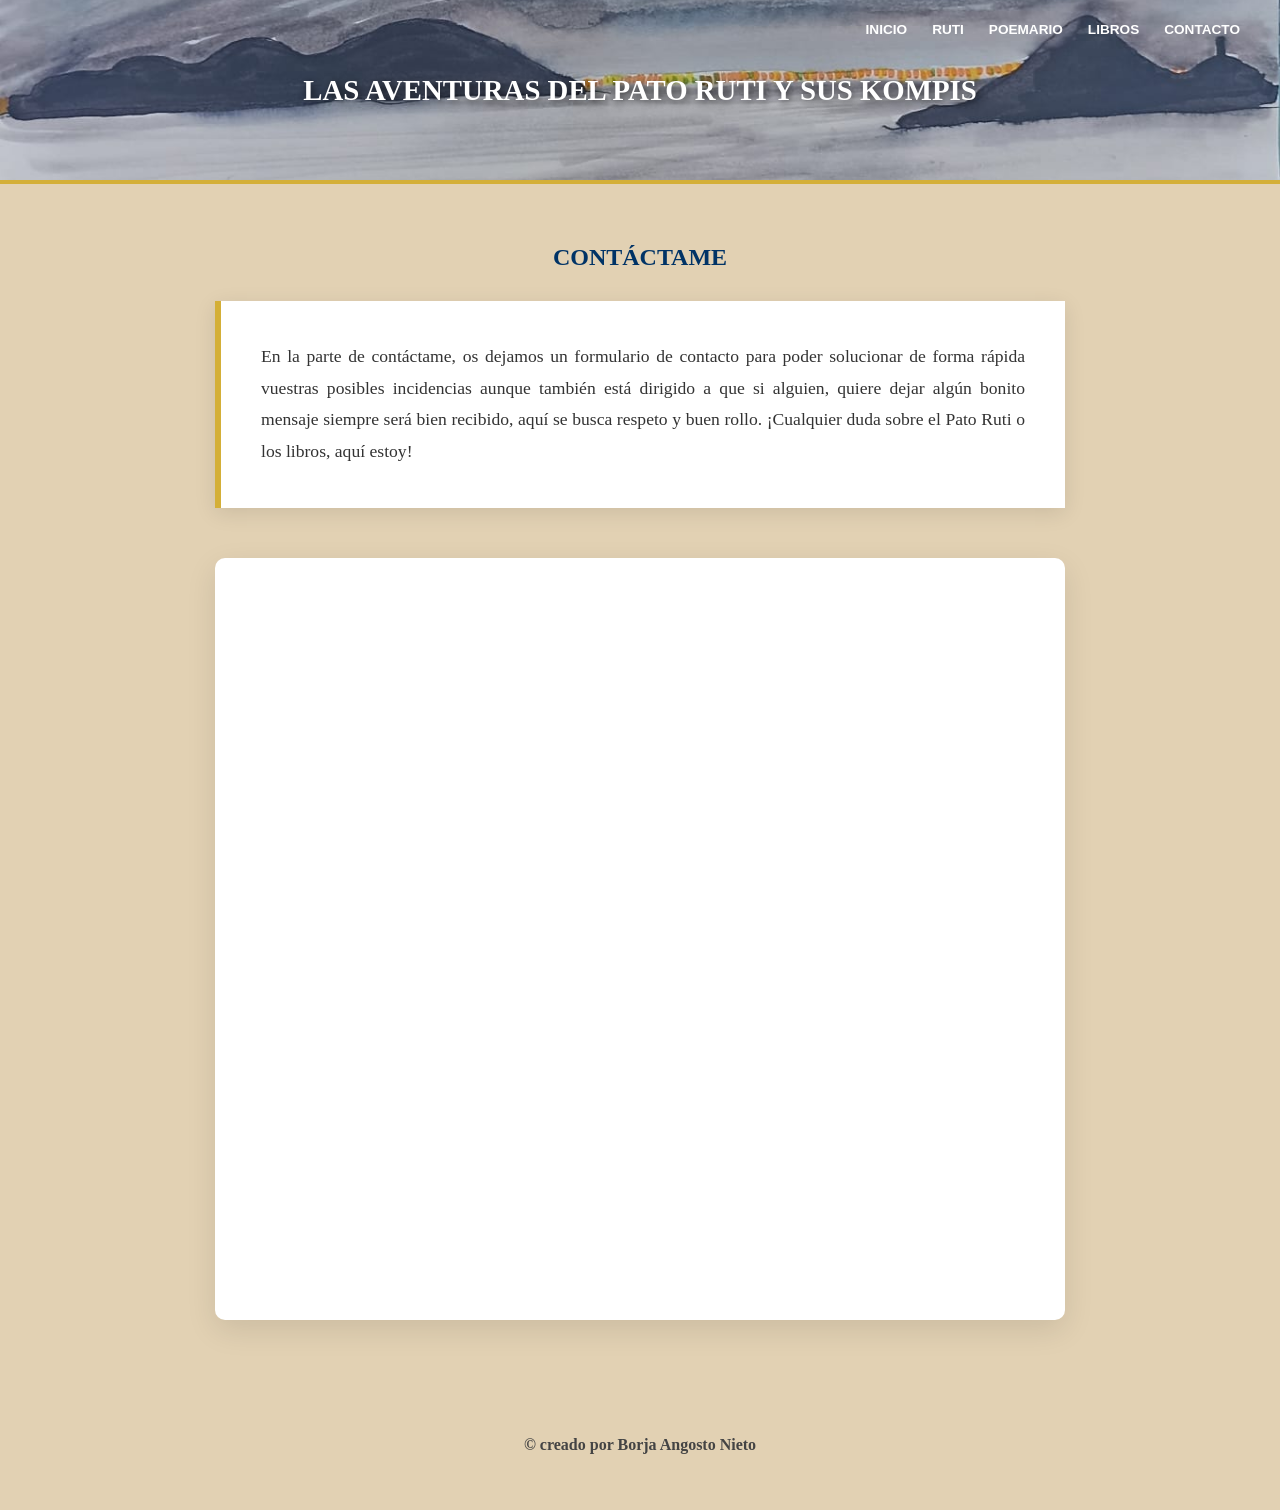
<file: contacto.html>
<!DOCTYPE html>
<html lang="es">
<head>
    <meta charset="UTF-8">
    <meta name="viewport" content="width=device-width, initial-scale=1.0">
    <title>Contacto - Las Aventuras del Pato Ruti</title>
    <style>
        /* COLOR ARENA UNIFICADO */
        body { 
            margin: 0; 
            font-family: 'Georgia', serif; 
            background-color: #e2d1b3 !important; 
            color: #333; 
        }

        /* --- HEADER 180PX --- */
        .hero {
            position: relative;
            width: 100%;
            height: 180px; 
            background: url('logo.jpg') no-repeat center center;
            background-size: cover;
            display: flex;
            flex-direction: column;
            align-items: center;
            justify-content: center;
            text-align: center;
            border-bottom: 4px solid #D4AF37;
        }

        nav { position: absolute; top: 0; right: 0; width: 100%; z-index: 10; }
        nav ul { 
            display: flex; 
            justify-content: flex-end; 
            list-style: none; 
            padding: 20px 40px; 
            margin: 0; 
        }
        nav ul li { margin-left: 25px; }
        nav ul li a { 
            color: white; 
            text-decoration: none; 
            font-weight: bold; 
            text-transform: uppercase; 
            font-size: 0.85rem;
            font-family: sans-serif;
        }

        .header-content h1 {
            color: white;
            font-family: 'Georgia', serif;
            font-size: 1.8rem;
            text-transform: uppercase;
            margin: 0;
            text-shadow: 2px 2px 10px rgba(0,0,0,0.8);
        }

        /* --- CUERPO --- */
        .main-contacto {
            max-width: 850px;
            margin: 60px auto;
            padding: 0 20px;
            text-align: center;
        }

        .texto-contacto {
            font-size: 1.1rem;
            line-height: 1.8;
            color: #333;
            text-align: justify; 
            padding: 40px;
            border-left: 6px solid #D4AF37;
            background: #ffffff;
            box-shadow: 0 5px 20px rgba(0,0,0,0.1);
            margin-bottom: 50px;
            font-family: 'Times New Roman', Times, serif;
        }

        .form-container {
            width: 100%;
            display: flex;
            justify-content: center;
            margin-bottom: 60px;
            background: #ffffff;
            padding: 20px 0;
            border-radius: 10px;
            box-shadow: 0 10px 30px rgba(0,0,0,0.1);
        }

        iframe {
            max-width: 100%;
            border-radius: 10px;
            border: none;
        }
    </style>
</head>
<body>

    <header class="hero">
        <nav>
            <ul>
                <li><a href="index.html">INICIO</a></li>
                <li><a href="Ruti.html">RUTI</a></li>
                <li><a href="poemario.html">POEMARIO</a></li>
                <li><a href="libros.html">LIBROS</a></li>
                <li><a href="contacto.html">CONTACTO</a></li>
            </ul>
        </nav>
        <div class="header-content">
            <h1>LAS AVENTURAS DEL PATO RUTI Y SUS KOMPIS</h1>
        </div>
    </header>

    <main class="main-contacto">
        <h2 style="color: #003366; text-transform: uppercase; margin-bottom: 30px;">CONTÁCTAME</h2>
        <div class="texto-contacto">
            En la parte de contáctame, os dejamos un formulario de contacto para poder solucionar de 
            forma rápida vuestras posibles incidencias aunque también está dirigido a que si alguien, 
            quiere dejar algún bonito mensaje siempre será bien recibido, aquí se busca respeto y 
            buen rollo. ¡Cualquier duda sobre el Pato Ruti o los libros, aquí estoy!
        </div>

        <div class="form-container">
            <iframe src="https://docs.google.com/forms/d/e/1FAIpQLScF-4HvkgfBp82Ypmt2LVXhLgkOx9vn8McPG5IHvdbXsfHhkg/viewform?embedded=true" width="640" height="722" frameborder="0" marginheight="0" marginwidth="0">Cargando…</iframe>
        </div>
    </main>

    <footer style="text-align: center; padding: 40px; color: #444; font-weight: bold;">
        <p>&copy; creado por Borja Angosto Nieto</p>
    </footer>

</body>
</html>
</file>
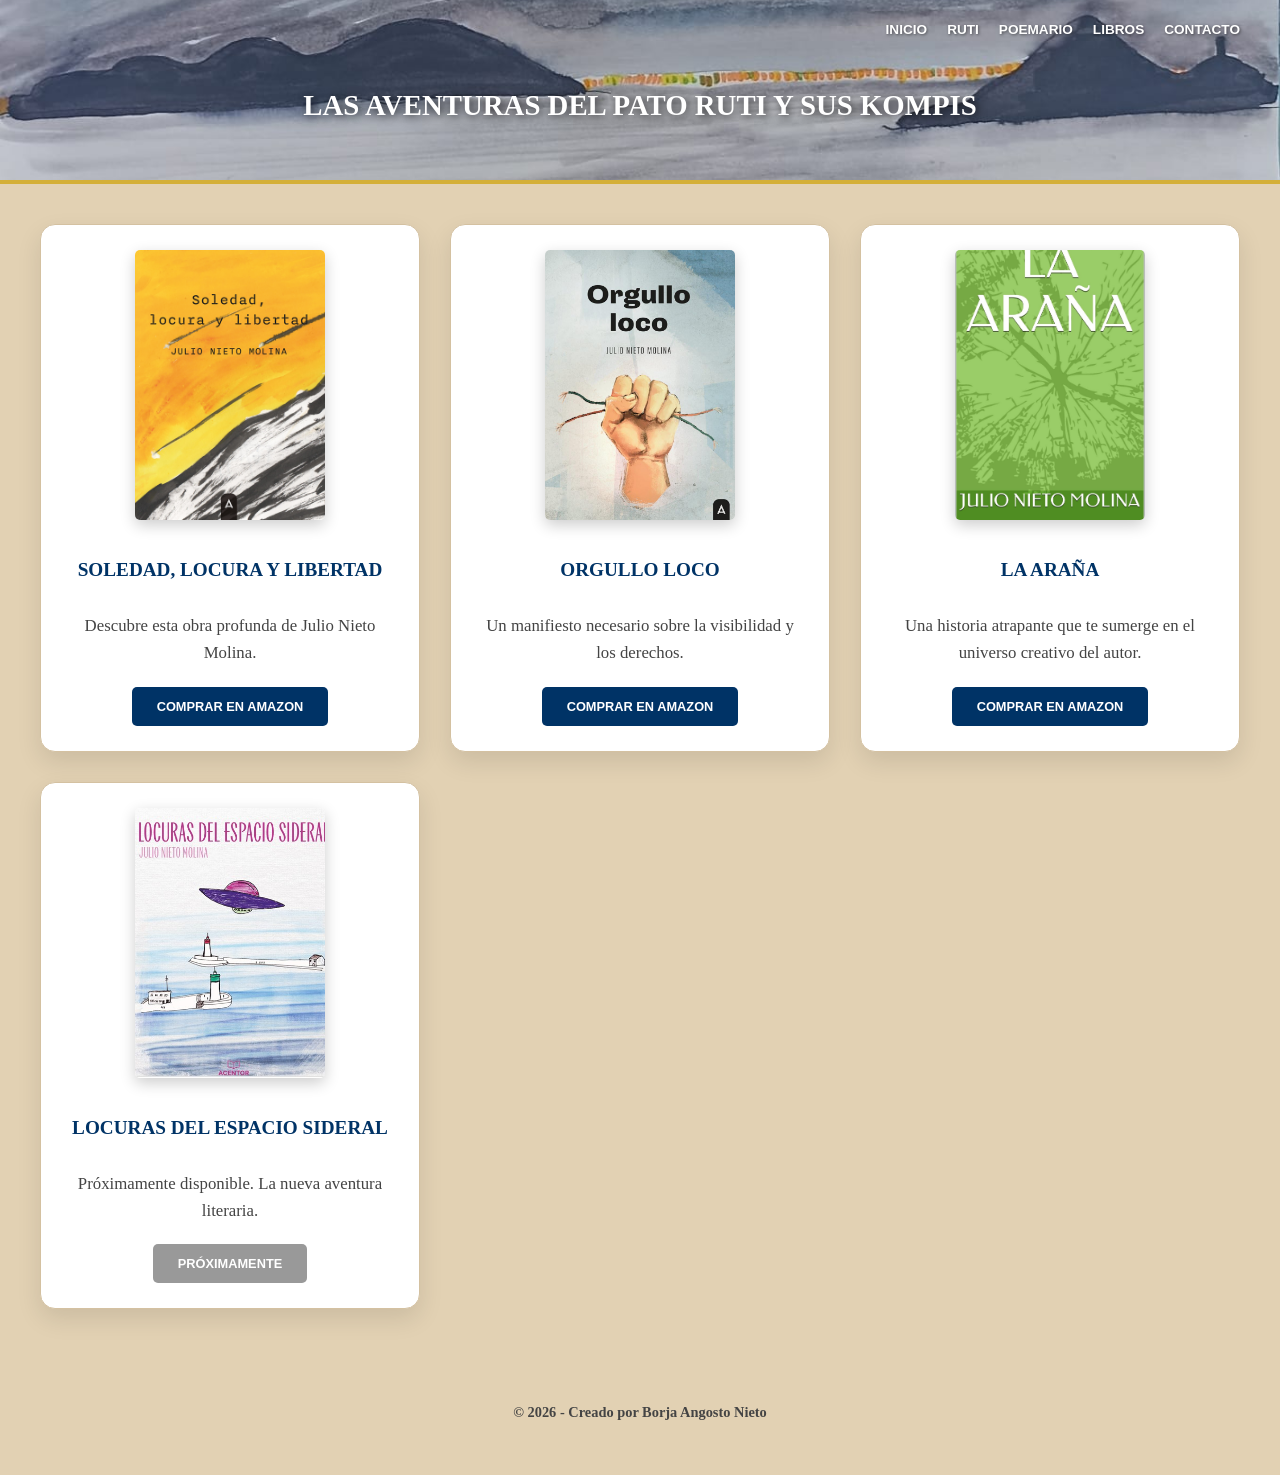
<file: libros.html>
<!DOCTYPE html>
<html lang="es">
<head>
    <meta charset="UTF-8">
    <meta name="viewport" content="width=device-width, initial-scale=1.0">
    <title>Libros - Las Aventuras del Pato Ruti</title>
    <style>
        /* COLOR ARENA UNIFICADO CON !IMPORTANT PARA QUE NO HAYA DUDAS */
        body { 
            background-color: #e2d1b3 !important; 
            margin: 0; 
            font-family: 'Georgia', serif; 
            color: #333; 
        }

        /* --- HEADER 180PX CON TU LOGO.JPG --- */
        .hero {
            position: relative;
            background: url('logo.jpg') no-repeat center center;
            background-size: cover;
            height: 180px; 
            display: flex;
            flex-direction: column;
            align-items: center;
            justify-content: center;
            text-align: center;
            border-bottom: 4px solid #D4AF37 !important; /* Dorado unificado */
        }

        /* --- NAV A LA DERECHA --- */
        nav { position: absolute; top: 0; right: 0; width: 100%; z-index: 10; }
        nav ul { 
            display: flex; 
            justify-content: flex-end; 
            list-style: none; 
            padding: 20px 40px; 
            margin: 0; 
        }
        nav ul li { margin-left: 20px; }
        nav ul li a { 
            color: white; 
            text-decoration: none; 
            font-weight: bold; 
            text-transform: uppercase; 
            font-size: 0.85rem; 
            font-family: sans-serif;
            text-shadow: 1px 1px 3px rgba(0,0,0,0.5);
        }

        /* --- TÍTULO H1 --- */
        .header-content { z-index: 5; margin-top: 30px; }
        .header-content h1 {
            color: white; 
            font-size: 1.8rem; 
            font-family: 'Georgia', serif;
            text-transform: uppercase; 
            margin: 0; 
            text-shadow: 2px 2px 10px rgba(0,0,0,0.8);
        }

        /* --- TARJETAS DE LIBROS (FONDO BLANCO PARA CONTRASTE) --- */
        .grid-libros {
            display: grid; 
            grid-template-columns: repeat(auto-fit, minmax(280px, 1fr));
            gap: 30px; 
            max-width: 1200px; 
            margin: 40px auto; 
            padding: 0 20px;
        }

        .libro-card {
            background: white; /* Blanco puro para que resalte sobre el arena */
            border-radius: 15px; 
            padding: 25px; 
            text-align: center;
            box-shadow: 0 10px 25px rgba(0,0,0,0.1); 
            border: 1px solid #d4c1a1;
            display: flex; 
            flex-direction: column; 
            align-items: center;
            transition: transform 0.3s ease;
        }

        .libro-card:hover {
            transform: translateY(-5px);
        }

        .portada-libro { 
            width: 100%; 
            max-width: 190px; 
            height: 270px; 
            object-fit: cover; 
            border-radius: 5px; 
            margin-bottom: 20px; 
            box-shadow: 0 5px 15px rgba(0,0,0,0.2); 
        }

        .libro-card h3 { 
            font-family: 'Georgia', serif; 
            font-size: 1.2rem; 
            color: #003366; 
            margin-bottom: 15px;
            text-transform: uppercase;
        }

        .libro-card p { 
            font-family: 'Times New Roman', serif; 
            font-size: 1.05rem; 
            line-height: 1.6; 
            text-align: center; 
            color: #444;
            margin-bottom: 20px;
        }

        .btn-comprar {
            background: #003366; 
            color: white !important; 
            text-decoration: none; 
            padding: 12px 25px;
            border-radius: 5px; 
            font-weight: bold; 
            font-size: 0.8rem; 
            text-transform: uppercase; 
            font-family: sans-serif;
        }

        footer { text-align: center; padding: 40px; color: #444; font-size: 0.9rem; font-weight: bold; }
    </style>
</head>
<body>

    <header class="hero">
        <nav>
            <ul>
                <li><a href="index.html">INICIO</a></li>
                <li><a href="Ruti.html">RUTI</a></li>
                <li><a href="poemario.html">POEMARIO</a></li>
                <li><a href="libros.html">LIBROS</a></li>
                <li><a href="contacto.html">CONTACTO</a></li>
            </ul>
        </nav>
        <div class="header-content">
            <h1>LAS AVENTURAS DEL PATO RUTI Y SUS KOMPIS</h1>
        </div>
    </header>

   <main class="grid-libros">
    <div class="libro-card">
        <img src="Soledad-locura-y-libertad_W.png" class="portada-libro" alt="Soledad, Locura y Libertad">
        <h3>Soledad, Locura y Libertad</h3>
        <p>Descubre esta obra profunda de Julio Nieto Molina.</p>
        <a href="https://www.amazon.es/Soledad-locura-libertad-Julio-Molina/dp/8419603007/" target="_blank" class="btn-comprar">COMPRAR EN AMAZON</a>
    </div>

    <div class="libro-card">
        <img src="Orgullo Loco.jpg" class="portada-libro" alt="Orgullo Loco">
        <h3>Orgullo Loco</h3>
        <p>Un manifiesto necesario sobre la visibilidad y los derechos.</p>
        <a href="https://www.amazon.es/Orgullo-loco-Julio-Nieto-Molina/dp/8419864528/" target="_blank" class="btn-comprar">COMPRAR EN AMAZON</a>
    </div>

    <div class="libro-card">
        <img src="ARAÑA JULIO NIETO MOLINA.jpg" class="portada-libro" alt="La Araña">
        <h3>La Araña</h3>
        <p>Una historia atrapante que te sumerge en el universo creativo del autor.</p>
        <a href="https://www.amazon.es/ARA%C3%91A-JULIO-NIETO-MOLINA-ebook/dp/B0BBH6TD9P/" target="_blank" class="btn-comprar">COMPRAR EN AMAZON</a>
    </div>

    <div class="libro-card">
        <img src="locuras del espacio sideral julio nieto.jpg" class="portada-libro" alt="Locuras del Espacio Sideral">
        <h3>Locuras del Espacio Sideral</h3>
        <p>Próximamente disponible. La nueva aventura literaria.</p>
        <span class="btn-comprar" style="background: #999; cursor: not-allowed; color: white; padding: 12px 25px; display: inline-block; border-radius: 5px;">PRÓXIMAMENTE</span>
    </div>
</main>

    <footer><p>&copy; 2026 - Creado por Borja Angosto Nieto</p></footer>

</body>
</html>
</file>
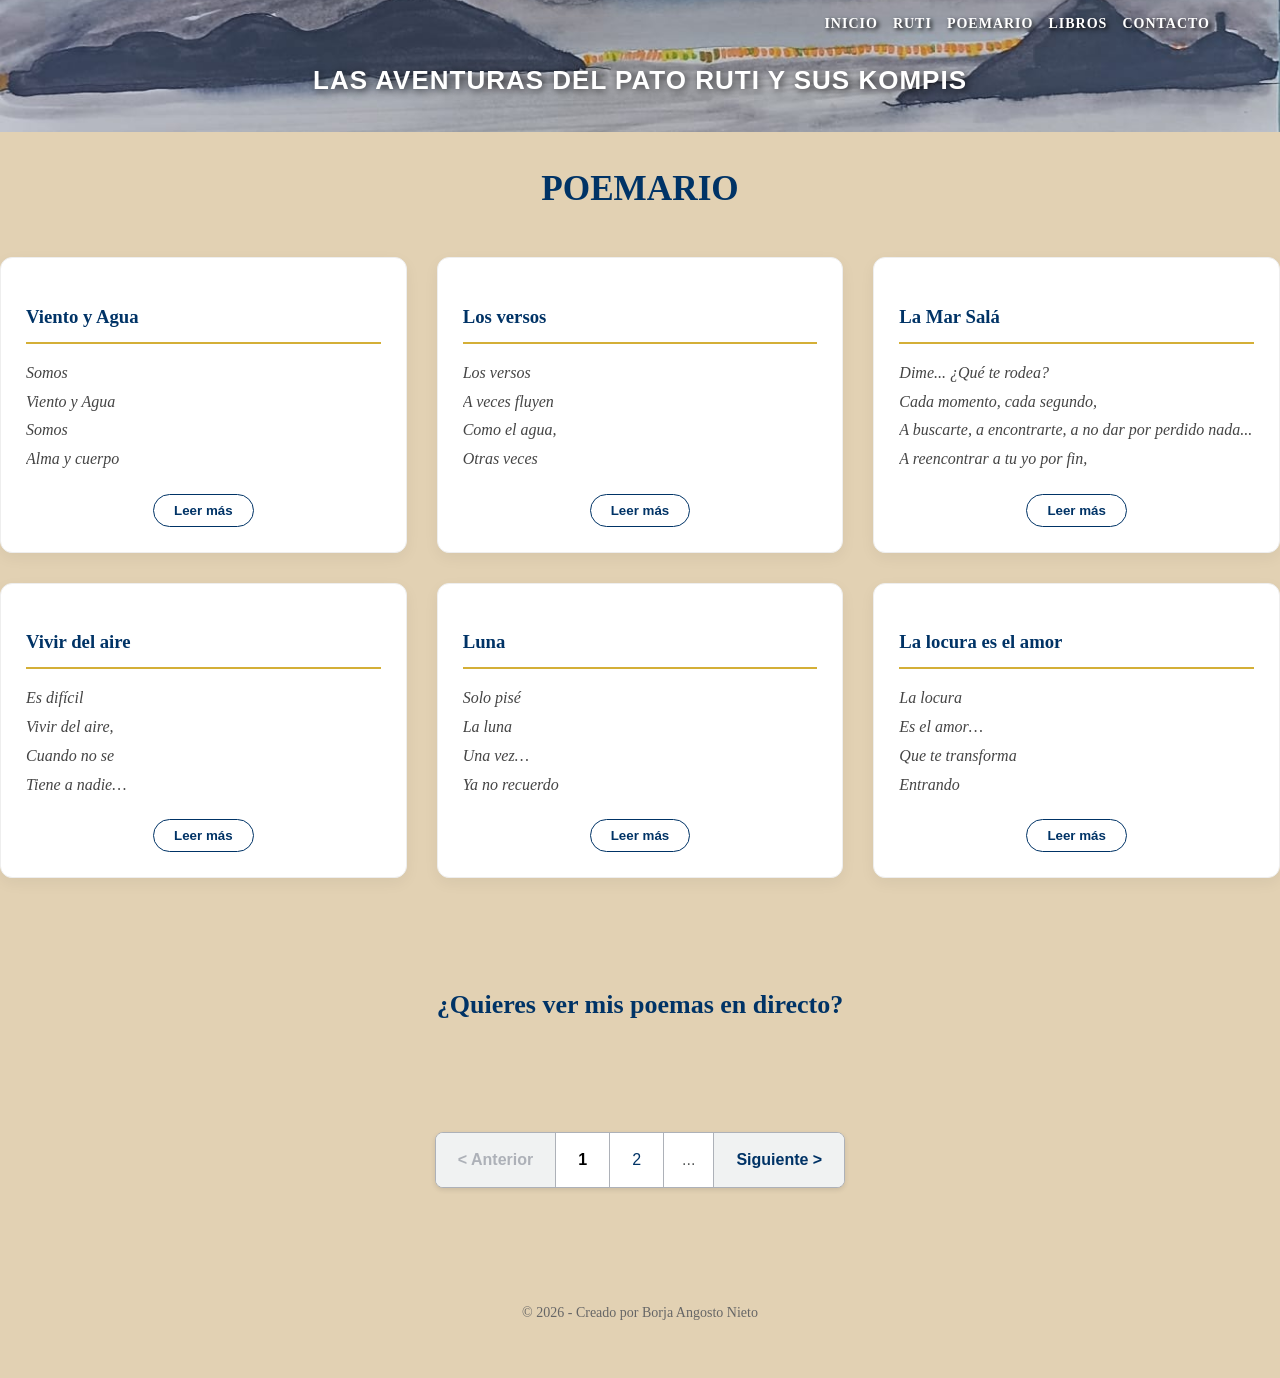
<file: poemario.html>
<!DOCTYPE html>
<html lang="es">
<head>
    <meta charset="UTF-8">
    <meta name="viewport" content="width=device-width, initial-scale=1.0">
    <title>Poemario - Las Aventuras del Pato Ruti</title>
    <link rel="stylesheet" href="poemario.css">
    <style>
        .grid-poemas {
            display: grid;
            grid-template-columns: repeat(auto-fit, minmax(320px, 1fr));
            gap: 30px;
            margin-top: 40px;
            align-items: start;
        }
        .poema-card {
            background: #fff;
            padding: 25px;
            border-radius: 12px;
            border: 1px solid #eee;
            box-shadow: 0 5px 15px rgba(0,0,0,0.05);
            display: flex;
            flex-direction: column;
            transition: 0.3s;
        }
        .poema-card h3 { 
            color: #003366; border-bottom: 2px solid #D4AF37; 
            padding-bottom: 10px; margin-bottom: 15px; font-family: 'Georgia', serif; 
        }
        .poema-texto {
            font-family: 'Georgia', serif; font-style: italic; line-height: 1.8;
            color: #444; white-space: pre-line; max-height: 120px;
            overflow: hidden; transition: max-height 0.5s ease;
        }
        .poema-texto.abierto { max-height: 3000px; }
        .btn-leer {
            margin-top: 15px; background: none; border: 1.5px solid #003366;
            color: #003366; padding: 8px 20px; border-radius: 25px;
            cursor: pointer; font-weight: bold; align-self: center;
        }
        .btn-leer:hover { background: #003366; color: white; }
    </style>
</head>
<body>

<header class="cabecera-arte">
    <nav class="menu">
        <ul>
            <li><a href="index.html">INICIO</a></li>
            <li><a href="Ruti.html">RUTI</a></li>
            <li><a href="poemario.html">POEMARIO</a></li>
            <li><a href="libros.html">LIBROS</a></li>
            <li><a href="contacto.html">CONTACTO</a></li>
        </ul>
    </nav>
    <h1>LAS AVENTURAS DEL PATO RUTI Y SUS KOMPIS</h1>
</header>

    <main class="contenedor">
        <h2 style="text-align: center; color: #003366; font-size: 2.2rem; margin-bottom: 40px;">POEMARIO</h2>
        
        <div class="grid-poemas">
            
            <article class="poema-card">
                <h3>Viento y Agua</h3>
                <div class="poema-texto">Somos 
Viento y Agua 
Somos 
Alma y cuerpo 
Somos 
Nada y todo 
Somos  
Etéreos y Materia… 
Un suspiro 
En el viento, 
Eternos  
En el Agua… 
Somos  
Palabras 
En el viento 
Y actos 
En el agua… 
El Agua 
Nos da la forma, 
El viento 
Nos mece 
En el destino… 
El Agua  
Nos hace 
Flotar, 
El viento 
Nos hace  
Volar… 
El Agua 
Es nuestro medio 
Donde vivimos, 
El viento  
Es nuestro medio 
Donde soñamos… 
Somos agua, 
Somos viento, 
La energía  
Y el aliento  
Que nos mueve, 
Que nos  
Conmueve, 
Ante todo  
Y nada… 
Y sobre todo 
Somos vida 
Antes y después, 
Antes del agua 
Y después del viento… 
Y ahora descansaré  
En paz, 
Cómo el agua mecida 
Por la calma del viento. 
También bravo… 
Cómo el agua  
Enfurecida 
Y el viento 
Entornado… 
¡¡Bravo!! 
Y ahora 
Descansaré  
en paz 
En la calma 
Del agua 
Y… 
El viento.

<strong>Julio Nieto Molina</strong></div>
                <button class="btn-leer" onclick="togglePoema(this)">Leer más</button>
            </article>

            <article class="poema-card">
                <h3>Los versos</h3>
                <div class="poema-texto">Los versos  
A veces fluyen 
Como el agua, 
Otras veces 
Duelen como 
Un navajazo 
En el corazón, 
Otras veces  
Simplemente  
No existen  
Y como por  
Arte de magia 
En el papel en blanco 
Escritos aparecen  
como si fuera 
Un milagro 
De la nada, 
La inspiración  
Es un aliado. 
Otras… 
El “atocinado” 
No te deja 
Plasmar tu alma 
En cada Verso, 
Estás colapsado, 
Duele,duele, duele tanto 
Que el papel  
Se arruga  
Por las lágrimas  
De un corazón herido 
De un corazón errante 
De una persona  
Que no encuentra 
Su lugar  
En este mundo. 
Pero cierto  
Es que no,  
Que no puedo  
Dejar la poesía. 

<strong>Julio Nieto Molina</strong></div>
                <button class="btn-leer" onclick="togglePoema(this)">Leer más</button>
            </article>

            <article class="poema-card">
                <h3>La Mar Salá</h3>
                <div class="poema-texto">Dime... ¿Qué te rodea?
Cada momento, cada segundo,
A buscarte, a encontrarte, a no dar por perdido nada...
A reencontrar a tu yo por fin,
A sentir que has vivido, a tu manera... Por tu camino.

<strong>Julio Nieto Molina</strong></div>
                <button class="btn-leer" onclick="togglePoema(this)">Leer más</button>
            </article>

            <article class="poema-card">
                <h3>Vivir del aire</h3>
                <div class="poema-texto">Es difícil  
Vivir del aire, 
Cuando no se  
Tiene a nadie… 
A veces  
La vida  
Es un viento, 
Que saca  
Mis tormentos  
De adentro… 
Necesito respirar 
Y volver a respirar 
Para enamorarme 
Y así de nuevo amar… 
Amar 
Es como la mar… 
Empiezas  
En un mar menor 
Arribas a una orilla 
Para adentrarte  
En un mar mayor, 
Y ya luego  
Perderte 
Por los 
Siete mares  
Del amor…

<strong>Julio Nieto Molina</strong></div>
                <button class="btn-leer" onclick="togglePoema(this)">Leer más</button>
            </article>

            <article class="poema-card">
                <h3>Luna</h3>
                <div class="poema-texto">Solo pisé  
La luna 
Una vez… 
Ya no recuerdo 
Si fue en un sueño 
En realidad 
Con unos espumosos  
O con poemas… 
Se que solo pisé  
La luna  
Una vez… 
No sé  
Cómo lo hice  
Sin ser astronauta, 
Ni tampoco  
Volando por allí… 
Pero una vez  
Pisé la Luna  
Y sentí flotar  
Con ella, 
A su ritmo 
A su compás, 
En calma, 
En silencio… 
Una vez  
Pisé la Luna  
Y no estaba dormido  
Ni despierto…

<strong>Julio Nieto Molina</strong></div>
                <button class="btn-leer" onclick="togglePoema(this)">Leer más</button>
            </article>

            <article class="poema-card">
                <h3>La locura es el amor</h3>
                <div class="poema-texto">La locura  
Es el amor… 
Que te transforma  
Entrando 
Los rayos 
De sol 
En tu corazón… 
La locura 
Es el amor 
A veces 
Tan ingenuo 
Y otras veces 
Tan calculador… 
La locura 
Es el amor… 
Tan funesto 
Tan tóxico 
Tan conmovedor  
Tan mágico  
Y tan  
Y tan 
Y tan  
Inspirador.

<strong>Julio Nieto Molina</strong></div>
                <button class="btn-leer" onclick="togglePoema(this)">Leer más</button>
            </article>

        </div>
    </main>
<div style="text-align: center; margin: 60px 0; padding: 20px;">
    <h3 style="color: #003366; font-family: 'Georgia', serif; font-size: 26px;">¿Quieres ver mis poemas en directo?</h3>
     
    
  
</div>
<div style="display: flex; justify-content: center; width: 100%; margin: 60px 0; clear: both; float: none;">
    <div style="display: inline-flex; border: 1px solid #adb1b8; border-radius: 8px; overflow: hidden; background: #fff; box-shadow: 0 2px 5px rgba(0,0,0,0.1); font-family: Arial, sans-serif;">
        
        <a href="poemario.html" style="padding: 14px 22px; text-decoration: none; color: #adb1b8; background: #f0f2f2; font-weight: bold; font-size: 16px; cursor: not-allowed; border-right: 1px solid #adb1b8;">&lt; Anterior</a>
        
        <span style="padding: 14px 22px; color: #000; border-right: 1px solid #adb1b8; background: #fff; font-weight: bold; font-size: 16px;">1</span>
        
        <a href="poemario2.html" onclick="pasarPagina(event, this.href)" style="padding: 14px 22px; text-decoration: none; color: #003366; border-right: 1px solid #adb1b8; background: #fff; font-size: 16px;">2</a>
        
        <span style="padding: 14px 18px; color: #565959; background: #fff; border-right: 1px solid #adb1b8;">...</span>
        
        <a href="poemario2.html" onclick="pasarPagina(event, this.href)" style="padding: 14px 22px; text-decoration: none; color: #003366; font-weight: bold; font-size: 16px; background: #f0f2f2;">Siguiente &gt;</a>
        
    </div>
</div>
</div>
</div>

<style>
   .paginacion-container {
    display: flex;          /* Esto es lo que falta */
    justify-content: center; /* Esto lo centra horizontalmente */
    width: 100%;            /* Para que use todo el ancho de la pantalla */
    margin: 50px 0;
    font-family: Arial, sans-serif;
}
    .paginacion {
        display: inline-flex;
        align-items: center;
        border: 1px solid #ddd;
        border-radius: 4px;
        overflow: hidden;
        background: #fff;
    }
    .paginacion a, .paginacion span {
        padding: 10px 15px;
        text-decoration: none;
        color: #003366;
        border-right: 1px solid #ddd;
        font-size: 14px;
    }
    .paginacion a:last-child {
        border-right: none;
    }
    .paginacion a.p-nav {
        background: #f7f7f7;
        font-weight: bold;
    }
    .paginacion a.p-num:hover {
        background: #f0f0f0;
    }
    /* Estilo para la página donde estás (puedes cambiar el ID según la página) */
    .p-num.activa {
        background: white !important;
        color: black !important;
        font-weight: bold;
        pointer-events: none;
    }
    .p-dots {
        background: #f7f7f7;
        color: #666;
    }
</style>

<audio id="sonidoPagina" src="https://www.myinstants.com/media/sounds/pasar-la-hoja-de-cuaderno.mp3" preload="auto"></audio>

<script>
    function pasarPagina(event, url) {
        event.preventDefault(); 
        var audio = document.getElementById('sonidoPagina');
        audio.play().then(function() {
            // Espera 400ms para que se oiga el crujido del papel y cambia de página
            setTimeout(function() { window.location.href = url; }, 400);
        }).catch(function() {
            // Si algo falla con internet, cambia de página igualmente sin avisar
            window.location.href = url;
        });
    }
</script>
    <footer style="text-align: center; padding: 40px 0; color: #666; font-size: 14px; width: 100%;">
    <p>© 2026 - Creado por Borja Angosto Nieto</p>
</footer>

    <script>
        function togglePoema(btn) {
            const texto = btn.previousElementSibling;
            texto.classList.toggle('abierto');
            btn.textContent = texto.classList.contains('abierto') ? "Leer menos" : "Leer más";
        }
    </script>
</body>
</html>
</file>
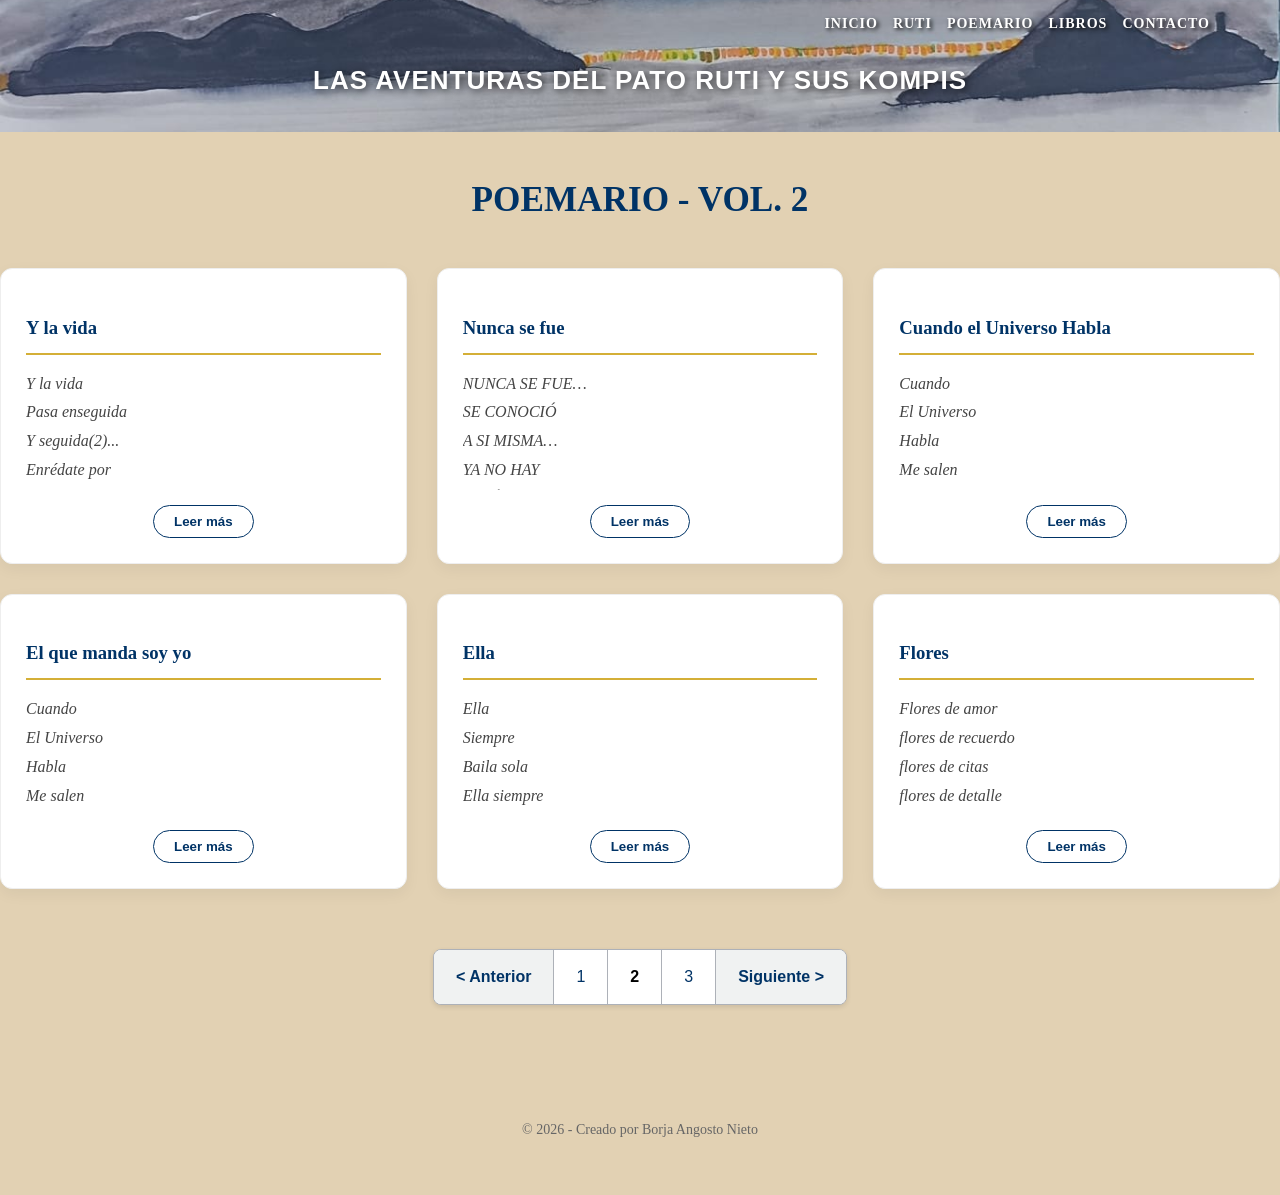
<file: poemario2.html>
<!DOCTYPE html>
<html lang="es">
<head>
    <meta charset="UTF-8">
    <meta name="viewport" content="width=device-width, initial-scale=1.0">
    <title>Poemario 2 - Las Aventuras del Pato Ruti</title>
    <link rel="stylesheet" href="poemario.css">
    <style>
        .grid-poemas {
            display: grid;
            grid-template-columns: repeat(3, 1fr);
            gap: 30px;
            margin-top: 40px;
            align-items: start;
        }
        .poema-card {
            background: #fff;
            padding: 25px;
            border-radius: 12px;
            border: 1px solid #eee;
            box-shadow: 0 5px 15px rgba(0,0,0,0.05);
            display: flex;
            flex-direction: column;
            transition: 0.3s;
        }
        .poema-card h3 { 
            color: #003366; border-bottom: 2px solid #D4AF37; 
            padding-bottom: 10px; margin-bottom: 15px; font-family: 'Georgia', serif; 
        }
        .poema-texto {
            font-family: 'Georgia', serif; font-style: italic; line-height: 1.8;
            color: #444; white-space: pre-line; max-height: 120px;
            overflow: hidden; transition: max-height 0.5s ease;
        }
        .poema-texto.abierto { max-height: 3000px; }
        .btn-leer {
            margin-top: 15px; background: none; border: 1.5px solid #003366;
            color: #003366; padding: 8px 20px; border-radius: 25px;
            cursor: pointer; font-weight: bold; align-self: center;
        }
        .btn-leer:hover { background: #003366; color: white; }

        @media (max-width: 900px) {
            .grid-poemas { grid-template-columns: 1fr; }
        }
    </style>
</head>
<body>

<header class="cabecera-arte">
    <nav class="menu">
        <ul>
            <li><a href="index.html">INICIO</a></li>
            <li><a href="Ruti.html">RUTI</a></li>
            <li><a href="poemario.html">POEMARIO</a></li>
            <li><a href="libros.html">LIBROS</a></li>
            <li><a href="contacto.html">CONTACTO</a></li>
        </ul>
    </nav>
    <h1>LAS AVENTURAS DEL PATO RUTI Y SUS KOMPIS</h1>
</header>

<main class="contenedor">
    <h2 style="text-align: center; color: #003366; font-size: 2.2rem; margin: 40px 0;">POEMARIO - VOL. 2</h2>
    
    <div class="grid-poemas">
        
        <article class="poema-card">
            <h3>Y la vida</h3>
            <div class="poema-texto">Y la vida 
Pasa enseguida  
Y seguida(2)... 
Enrédate por  
Las ramas… 
Estate en 
La cama 
Sí es preciso… 
Hazte un día cero 
Y poko a poko  
Levanta el vuelo 
Despegando del suelo… 
Y…la vida 
Pasa enseguida  
Y seguida(2)... 
Hazte un lío 
Y deshila, 
Tómate la vida 
Trago a trago, 
Cómo si no fueras  
A vivir otro día, 
Y…la vida  
Pasa enseguida 
Y seguida(2)...

<strong>NUMERO 1 LA VIDA</strong></div>
            <button class="btn-leer" onclick="togglePoema(this)">Leer más</button>
        </article>

        <article class="poema-card">
            <h3>Nunca se fue</h3>
            <div class="poema-texto">NUNCA SE FUE… 
SE CONOCIÓ  
A SI MISMA… 
YA NO HAY 
QUIÉN LE 
PARE LOS PIES… 
RECUPERÓ  
DE NUEVO  
SU NIÑEZ… 
YA ERA HORA 
DE SU LIBERTAD… 
ESTABA ENCERRADA 
IN UNA CÚPULA  
DE CRISTAL…

<strong>2 POEMA NUNCA SE FUE</strong></div>
            <button class="btn-leer" onclick="togglePoema(this)">Leer más</button>
        </article>

        <article class="poema-card">
            <h3>Cuando el Universo Habla</h3>
            <div class="poema-texto">Cuando  
El Universo  
Habla 
Me salen  
estos versos… 
Me dan  
Los amaneceres 
Cuando pienso 
En tí… 
Yo no soy  
Cómo otros  
Y no estaba  
Equivocado… 
Con los amigos  
Bebemos 
Cerves y vinos 
Con humo verde… 
Y cuando  
Voy solo 
El que manda  
Soy yo… 
Yo no soy  
Cómo otros  
Y no estaba  
Equivocado…

<strong>Julio Nieto Molina</strong></div>
            <button class="btn-leer" onclick="togglePoema(this)">Leer más</button>
        </article>

        <article class="poema-card">
            <h3>El que manda soy yo</h3>
            <div class="poema-texto">Cuando  
El Universo  
Habla 
Me salen  
estos versos… 
Me dan  
Los amaneceres 
Cuando pienso 
En tí… 
Yo no soy  
Cómo otros  
Y no estaba  
Equivocado… 
Con los amigos  
Bebemos 
Cerves y vinos 
Con humo verde… 
Y cuando  
Voy solo 
El que manda  
Soy yo… 
Yo no soy  
Cómo otros  
Y no estaba  
Equivocado…

<strong>Julio Nieto Molina</strong></div>
            <button class="btn-leer" onclick="togglePoema(this)">Leer más</button>
        </article>

        <article class="poema-card">
            <h3>Ella</h3>
            <div class="poema-texto">Ella  
Siempre  
Baila sola 
Ella siempre  
Va a su bola 
Bebe  
Coñac con Coca cola  
De vez  
En cuando… 
Se fuma  
Cigarrillos 
Con sorpresa 
A Ella 
Siempre 
Te la encuentras  
Por la calle… 
Cuando hablas 
Con ella 
Sus palabras  
Te embrujan 
Con sus labios… 
Y…no sabes 
Si estás en el cielo 
O en el infierno…

<strong>Julio Nieto Molina</strong></div>
            <button class="btn-leer" onclick="togglePoema(this)">Leer más</button>
        </article>

        <article class="poema-card">
            <h3>Flores</h3>
            <div class="poema-texto">Flores de amor 
flores de recuerdo 
flores de citas 
flores de detalle 
flores de muerte 
flores de cada momento. 
Con su aroma, 
invaden las emociones. 
Perecederas, 
como la vida misma, 
como la vida de los mortales, 
como todos 
nuestros instantes. 
Renovadas 
para alegrar 
nuestra alma, 
nuetra alegría. 
Algunas son bendecidas 
con las lágrimas, 
con las risas, 
con la inspiracion, 
con un beso. 
Todos éstos sentimientos 
rompen con la razón 
y salen todos  
a flor de piel.

<strong>Julio Nieto Molina</strong></div>
            <button class="btn-leer" onclick="togglePoema(this)">Leer más</button>
        </article>

   </div> <div style="display: flex; justify-content: center; width: 100%; margin: 60px 0; clear: both;">
        <div style="display: inline-flex; border: 1px solid #adb1b8; border-radius: 8px; overflow: hidden; background: #fff; box-shadow: 0 2px 5px rgba(0,0,0,0.1); font-family: Arial, sans-serif;">
            
            <a href="poemario.html" style="padding: 14px 22px; text-decoration: none; color: #003366; border-right: 1px solid #adb1b8; background: #f0f2f2; font-weight: bold; font-size: 16px;">&lt; Anterior</a>
            <a href="poemario.html" style="padding: 14px 22px; text-decoration: none; color: #003366; border-right: 1px solid #adb1b8; background: #fff; font-size: 16px;">1</a>
            <span style="padding: 14px 22px; color: #000; border-right: 1px solid #adb1b8; background: #fff; font-weight: bold; font-size: 16px;">2</span>
            <a href="poemario3.html" onclick="pasarPagina(event, this.href)" style="padding: 14px 22px; text-decoration: none; color: #003366; border-right: 1px solid #adb1b8; background: #fff; font-size: 16px;">3</a>
            <a href="poemario3.html" onclick="pasarPagina(event, this.href)" style="padding: 14px 22px; text-decoration: none; color: #003366; font-weight: bold; font-size: 16px; background: #f0f2f2;">Siguiente &gt;</a>
            
        </div>
    </div>

</main>

<audio id="sonidoPagina" src="https://www.myinstants.com/media/sounds/pasar-la-hoja-de-cuaderno.mp3" preload="auto"></audio>

<script>
    // Función para el sonido
    function pasarPagina(event, url) {
        event.preventDefault(); 
        var audio = document.getElementById('sonidoPagina');
        audio.play().then(function() {
            setTimeout(function() { window.location.href = url; }, 400);
        }).catch(function() { window.location.href = url; });
    }

    // Función para Leer más
    function togglePoema(btn) {
        const texto = btn.previousElementSibling;
        texto.classList.toggle('abierto');
        btn.textContent = texto.classList.contains('abierto') ? "Leer menos" : "Leer más";
    }
</script>

</main>

<footer style="text-align: center; padding: 40px 0; color: #666; font-size: 14px; width: 100%;">
    <p>© 2026 - Creado por Borja Angosto Nieto</p>
</footer>

<script>
    function togglePoema(btn) {
        const texto = btn.previousElementSibling;
        texto.classList.toggle('abierto');
        btn.textContent = texto.classList.contains('abierto') ? "Leer menos" : "Leer más";
    }
</script>

</body>
</html>
</file>
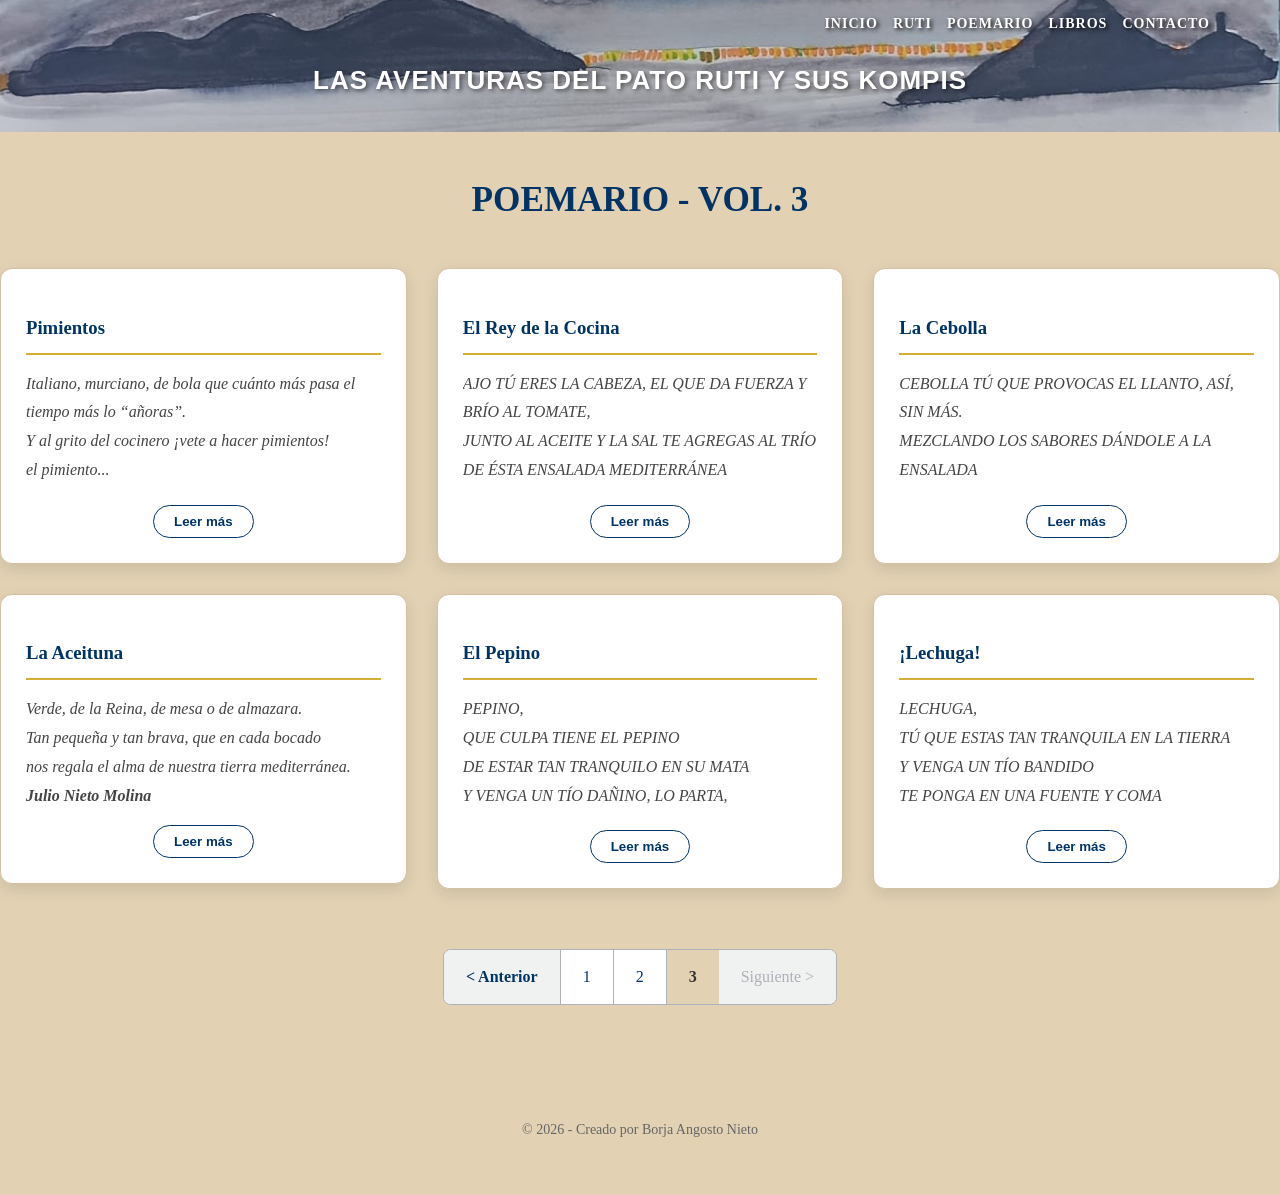
<file: poemario3.html>
<!DOCTYPE html>
<html lang="es">
<head>
    <meta charset="UTF-8">
    <meta name="viewport" content="width=device-width, initial-scale=1.0">
    <title>Poemario 3 - Las Aventuras del Pato Ruti</title>
    <link rel="stylesheet" href="poemario.css">
    <style>
        body { background-color: #e2d1b3; margin: 0; padding: 0; }
        .grid-poemas {
            display: grid;
            grid-template-columns: repeat(3, 1fr);
            gap: 30px;
            margin-top: 40px;
            align-items: start;
        }
        .poema-card {
            background: #fff;
            padding: 25px;
            border-radius: 12px;
            border: 1px solid #d4c1a1;
            box-shadow: 0 5px 15px rgba(0,0,0,0.1);
            display: flex;
            flex-direction: column;
            transition: 0.3s;
        }
        .poema-card h3 { 
            color: #003366; border-bottom: 2px solid #D4AF37; 
            padding-bottom: 10px; margin-bottom: 15px; font-family: 'Georgia', serif; 
        }
        .poema-texto {
            font-family: 'Georgia', serif; font-style: italic; line-height: 1.8;
            color: #444; white-space: pre-line; max-height: 120px;
            overflow: hidden; transition: max-height 0.5s ease;
        }
        .poema-texto.abierto { max-height: 3000px; }
        .btn-leer {
            margin-top: 15px; background: none; border: 1.5px solid #003366;
            color: #003366; padding: 8px 20px; border-radius: 25px;
            cursor: pointer; font-weight: bold; align-self: center;
        }
        .btn-leer:hover { background: #003366; color: white; }

        @media (max-width: 900px) {
            .grid-poemas { grid-template-columns: 1fr; }
        }
    </style>
</head>
<body>

<header class="cabecera-arte">
    <nav class="menu">
        <ul>
            <li><a href="index.html">INICIO</a></li>
            <li><a href="Ruti.html">RUTI</a></li>
            <li><a href="poemario.html">POEMARIO</a></li>
            <li><a href="libros.html">LIBROS</a></li>
            <li><a href="contacto.html">CONTACTO</a></li>
        </ul>
    </nav>
    <h1 style="text-align: center; color: white; text-shadow: 2px 2px 4px rgba(0,0,0,0.5);">LAS AVENTURAS DEL PATO RUTI Y SUS KOMPIS</h1>
</header>

<main class="contenedor">
    <h2 style="text-align: center; color: #003366; font-size: 2.2rem; margin: 40px 0;">POEMARIO - VOL. 3</h2>
    
    <div class="grid-poemas">
        
        <article class="poema-card">
            <h3>Pimientos</h3>
            <div class="poema-texto">Italiano, murciano, de bola que cuánto más pasa el tiempo más lo “añoras”. 
            Y al grito del cocinero ¡vete a hacer pimientos! 
            el pimiento...
            <strong>Julio Nieto Molina</strong></div>
            <button class="btn-leer" onclick="togglePoema(this)">Leer más</button>
        </article>

        <article class="poema-card">
            <h3>El Rey de la Cocina</h3>
            <div class="poema-texto">AJO TÚ ERES LA CABEZA, EL QUE DA FUERZA Y BRÍO AL TOMATE, 
            JUNTO AL ACEITE Y LA SAL TE AGREGAS AL TRÍO DE ÉSTA ENSALADA MEDITERRÁNEA 
            QUE ALTERA NUESTROS SENTIDOS, VOLVIENDO LOCA NUESTRAS CABEZAS. 
            ERES EL REY DE LA COCINA.
            <strong>Julio Nieto Molina</strong></div>
            <button class="btn-leer" onclick="togglePoema(this)">Leer más</button>
        </article>

        <article class="poema-card">
            <h3>La Cebolla</h3>
            <div class="poema-texto">CEBOLLA TÚ QUE PROVOCAS EL LLANTO, ASÍ, SIN MÁS. 
            MEZCLANDO LOS SABORES DÁNDOLE A LA ENSALADA 
            ESE TOQUE DE CAMPO LLUVIA Y TIERRA. 
            AROMATIZANDO EL PALADAR, DÁNDOLE FRESCOR A TÚ CANTO. 
            LA QUE ALEGRA A LA VERDURA EN ÉSTA LOCURA.
            <strong>Julio Nieto Molina</strong></div>
            <button class="btn-leer" onclick="togglePoema(this)">Leer más</button>
        </article>

        <article class="poema-card">
            <h3>La Aceituna</h3>
            <div class="poema-texto">Verde, de la Reina, de mesa o de almazara. 
            Tan pequeña y tan brava, que en cada bocado 
            nos regala el alma de nuestra tierra mediterránea.
            <strong>Julio Nieto Molina</strong></div>
            <button class="btn-leer" onclick="togglePoema(this)">Leer más</button>
        </article>

        <article class="poema-card">
            <h3>El Pepino</h3>
            <div class="poema-texto">PEPINO, 
            QUE CULPA TIENE EL PEPINO 
            DE ESTAR TAN TRANQUILO EN SU MATA 
            Y VENGA UN TÍO DAÑINO, LO PARTA, 
            LO PONGA EN UN PLATO Y SE LO COMA 
            CON SAL Y UN TRAGO DE VINO.
            <strong>Julio Nieto Molina</strong></div>
            <button class="btn-leer" onclick="togglePoema(this)">Leer más</button>
        </article>

        <article class="poema-card">
            <h3>¡Lechuga!</h3>
            <div class="poema-texto">LECHUGA, 
            TÚ QUE ESTAS TAN TRANQUILA EN LA TIERRA 
            Y VENGA UN TÍO BANDIDO 
            TE PONGA EN UNA FUENTE Y COMA 
            CON SAL, VINAGRE Y ACEITE 
            Y LO QUE SOBRE.... AL OLVIDO.
            <strong>Julio Nieto Molina</strong></div>
            <button class="btn-leer" onclick="togglePoema(this)">Leer más</button>
        </article>

    </div> 

    <div style="display: flex; justify-content: center; width: 100%; margin: 60px 0;">
        <div style="display: inline-flex; border: 1px solid #adb1b8; border-radius: 8px; overflow: hidden; background: #fff;">
            <a href="poemario2.html" style="padding: 14px 22px; text-decoration: none; color: #003366; border-right: 1px solid #adb1b8; background: #f0f2f2; font-weight: bold;">&lt; Anterior</a>
            <a href="poemario.html" style="padding: 14px 22px; text-decoration: none; color: #003366; border-right: 1px solid #adb1b8;">1</a>
            <a href="poemario2.html" style="padding: 14px 22px; text-decoration: none; color: #003366; border-right: 1px solid #adb1b8;">2</a>
            <span style="padding: 14px 22px; background: #e2d1b3; font-weight: bold;">3</span>
            <span style="padding: 14px 22px; color: #adb1b8; background: #f0f2f2;">Siguiente &gt;</span>
        </div>
    </div>
</main>

<script>
    function togglePoema(btn) {
        const texto = btn.previousElementSibling;
        texto.classList.toggle('abierto');
        btn.textContent = texto.classList.contains('abierto') ? "Leer menos" : "Leer más";
    }
</script>

<footer style="text-align: center; padding: 40px 0; color: #666; font-size: 14px; width: 100%;">
    <p>© 2026 - Creado por Borja Angosto Nieto</p>
</footer>

</body>
</html>
</file>
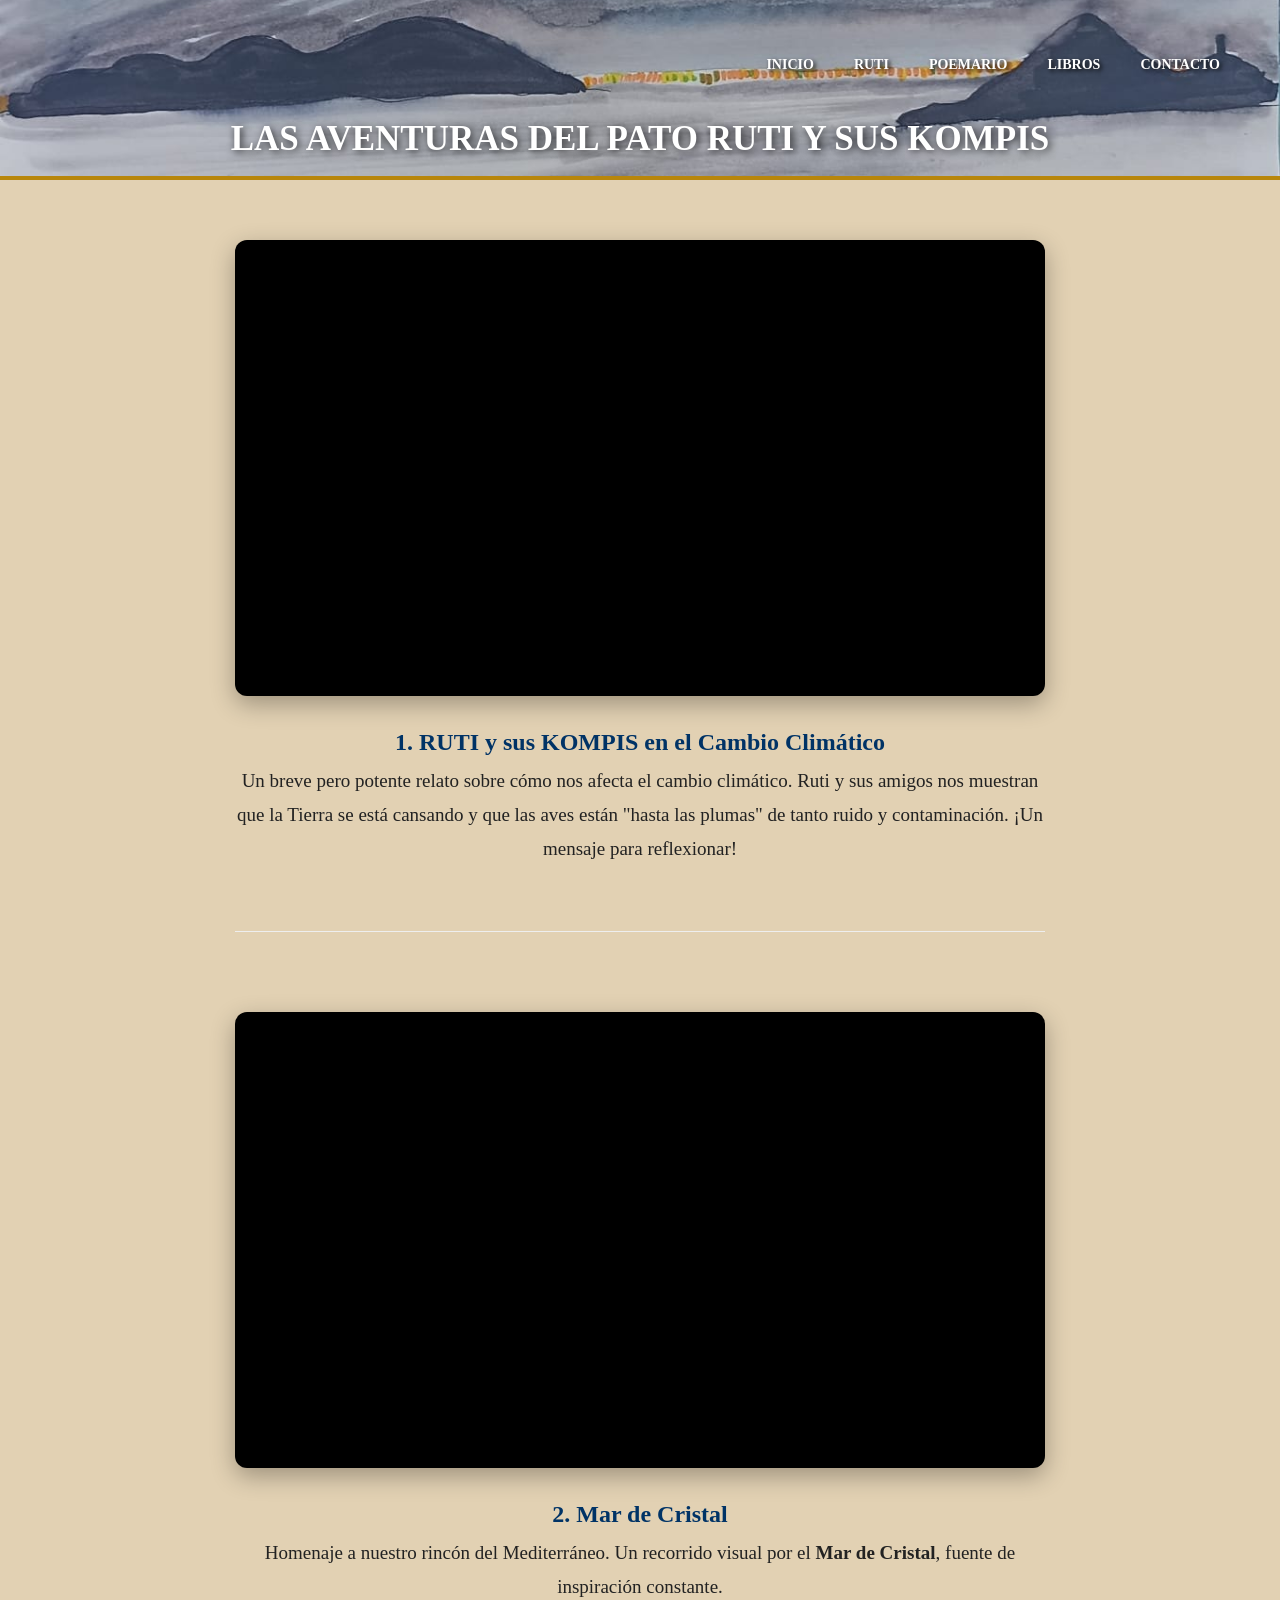
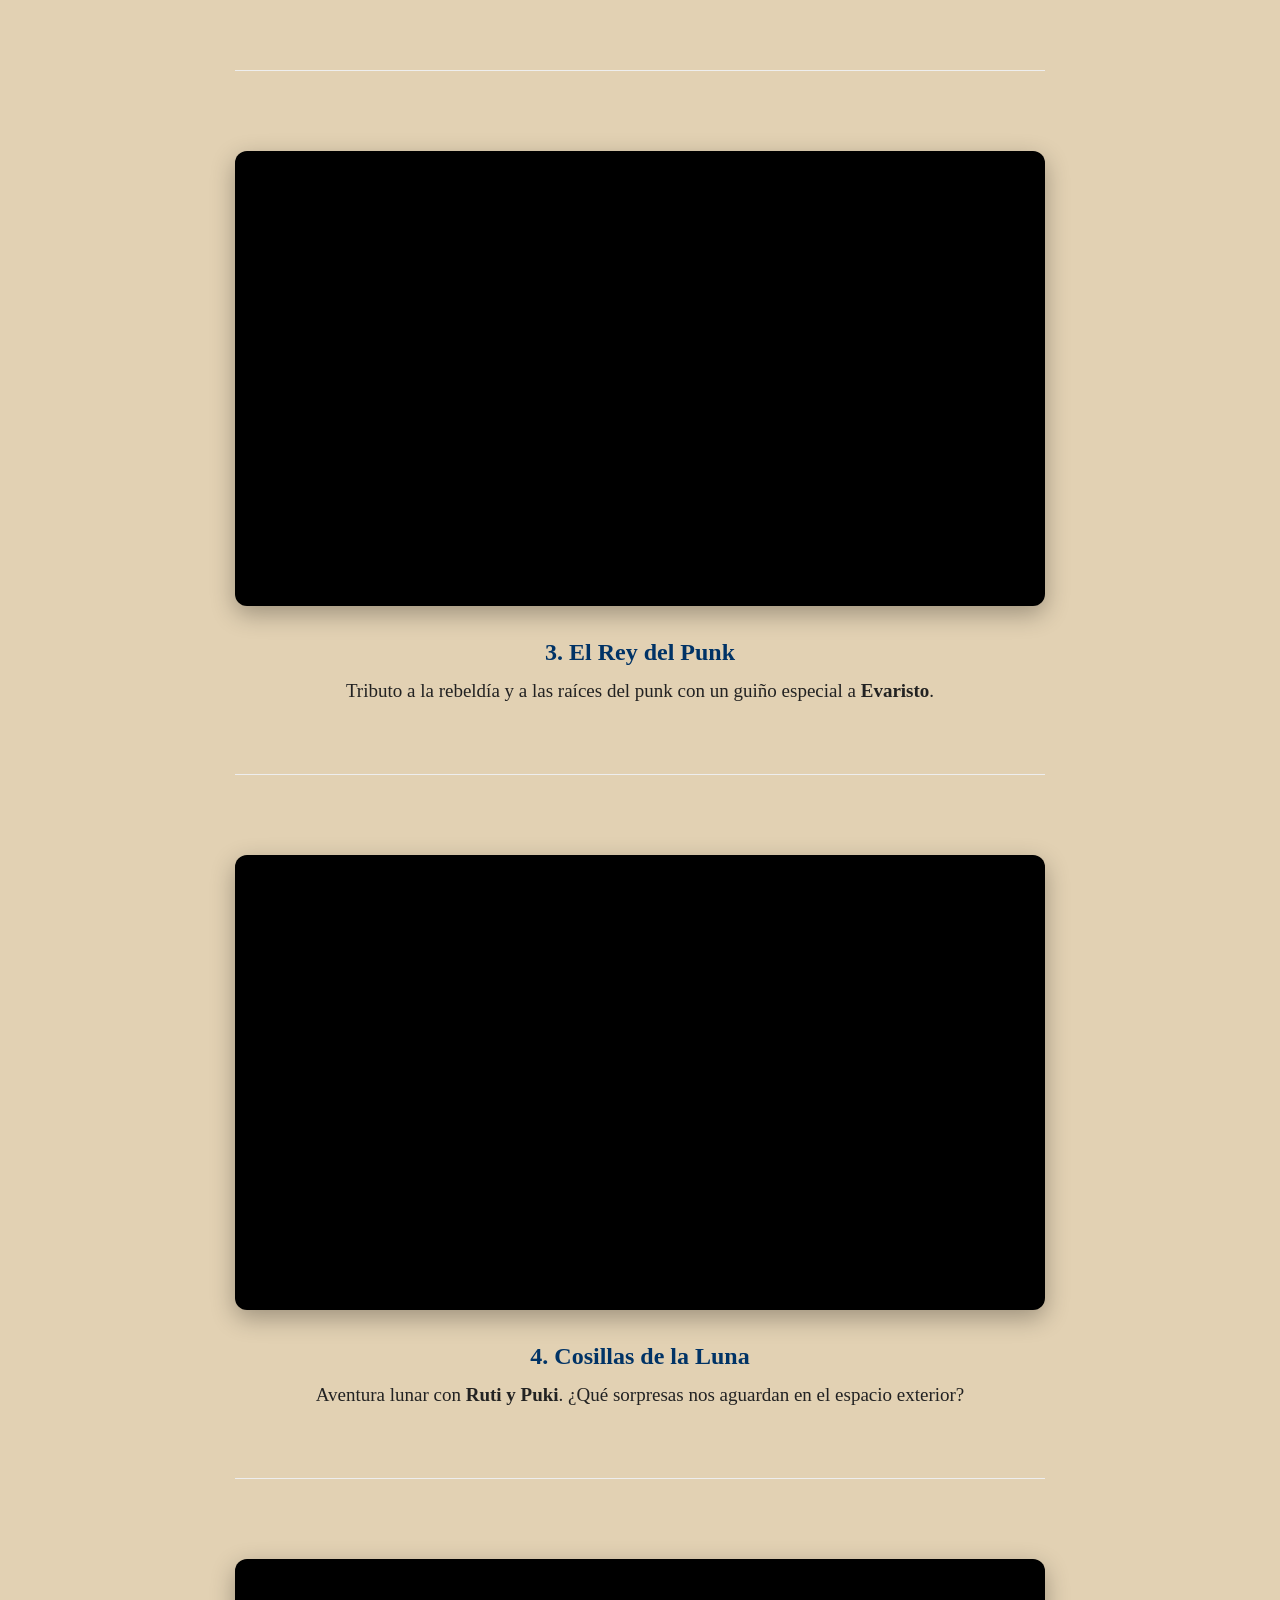
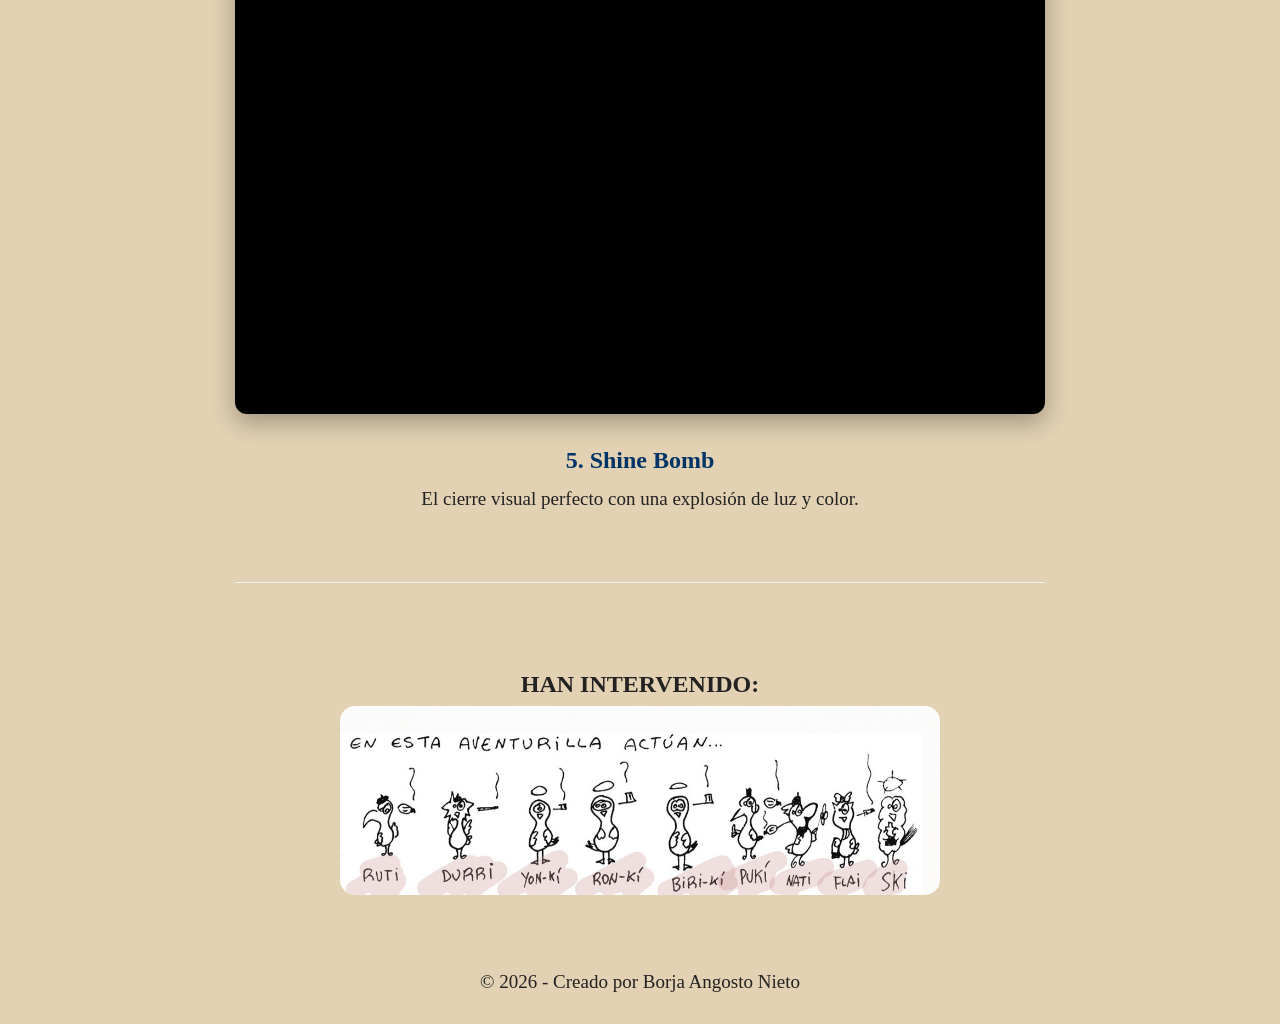
<file: Ruti.html>
<!DOCTYPE html>
<html lang="es">
<head>
    <meta charset="UTF-8">
    <meta name="viewport" content="width=device-width, initial-scale=1.0">
    <title>El Pato - Las Aventuras del Pato Ruti</title>
    <link rel="stylesheet" href="index.css">
    <style>
        /* CSS Extra para que los vídeos sean responsive 16:9 */
        .video-container {
            position: relative;
            padding-bottom: 56.25%; 
            height: 0;
            overflow: hidden;
            max-width: 100%;
            border-radius: 12px;
            box-shadow: 0 8px 25px rgba(0,0,0,0.3);
            margin-bottom: 25px;
            background-color: #000;
        }
        .video-container iframe {
            position: absolute;
            top: 0;
            left: 0;
            width: 100%;
            height: 100%;
            border: 0;
        }
        .fila-contenido {
            margin-bottom: 80px;
            padding-bottom: 40px;
            border-bottom: 1px solid #eee;
        }
        .titulo-video {
            color: #003366;
            margin-top: 10px;
            font-size: 1.5rem;
        }
    </style>
</head>
<body>

    <header class="hero" style="width: 100% !important; height: 180px !important; min-height: 180px !important; background-image: url('logo.jpg') !important; background-size: cover !important; background-position: center center !important; background-repeat: no-repeat !important; margin: 0 !important; padding: 0 !important; display: flex; flex-direction: column; align-items: center; justify-content: center; position: relative; overflow: hidden; border-bottom: 4px solid #b8860b !important;">
    
    <nav style="position: absolute; top: 15px; right: 30px; z-index: 10;">
        <ul style="list-style: none; display: flex; gap: 20px; margin: 0; padding: 0;">
            <li><a href="index.html" style="color: white !important; text-decoration: none; font-weight: bold; text-shadow: 2px 2px 4px black; font-size: 14px;">INICIO</a></li>
            <li><a href="Ruti.html" style="color: white !important; text-decoration: none; font-weight: bold; text-shadow: 2px 2px 4px black; font-size: 14px;">RUTI</a></li>
            <li><a href="poemario.html" style="color: white !important; text-decoration: none; font-weight: bold; text-shadow: 2px 2px 4px black; font-size: 14px;">POEMARIO</a></li>
            <li><a href="libros.html" style="color: white !important; text-decoration: none; font-weight: bold; text-shadow: 2px 2px 4px black; font-size: 14px;">LIBROS</a></li>
            <li><a href="contacto.html" style="color: white !important; text-decoration: none; font-weight: bold; text-shadow: 2px 2px 4px black; font-size: 14px;">CONTACTO</a></li>
        </ul>
    </nav>

    <h1 style="color: white !important; font-size: 35px !important; text-transform: uppercase !important; text-shadow: 2px 2px 8px rgba(0,0,0,0.8) !important; margin: 0 !important; text-align: center; z-index: 5;">
        LAS AVENTURAS DEL PATO RUTI Y SUS KOMPIS
    </h1>
</header>

    <main class="contenedor">
        
        <section class="fila-contenido">
            <div class="video-container">
                <iframe src="https://www.youtube.com/embed/kAMKRIwgq9g" allowfullscreen></iframe>
            </div>
            <div class="texto-bio">
                <h3 class="titulo-video">1. RUTI y sus KOMPIS en el Cambio Climático</h3>
                <p>Un breve pero potente relato sobre cómo nos afecta el cambio climático. Ruti y sus amigos nos muestran que la Tierra se está cansando y que las aves están "hasta las plumas" de tanto ruido y contaminación. ¡Un mensaje para reflexionar!</p>
            </div>
        </section>

        <section class="fila-contenido">
            <div class="video-container">
                <iframe src="https://www.youtube.com/embed/nnhYfyyF7wQ" allowfullscreen></iframe>
            </div>
            <div class="texto-bio">
                <h3 class="titulo-video">2. Mar de Cristal</h3>
                <p>Homenaje a nuestro rincón del Mediterráneo. Un recorrido visual por el <strong>Mar de Cristal</strong>, fuente de inspiración constante.</p>
            </div>
        </section>

        <section class="fila-contenido">
            <div class="video-container">
                <iframe src="https://www.youtube.com/embed/e79NG0aAXtM" allowfullscreen></iframe>
            </div>
            <div class="texto-bio">
                <h3 class="titulo-video">3. El Rey del Punk</h3>
                <p>Tributo a la rebeldía y a las raíces del punk con un guiño especial a <strong>Evaristo</strong>.</p>
            </div>
        </section>

        <section class="fila-contenido">
            <div class="video-container">
                <iframe src="https://www.youtube.com/embed/qEPMsoOBha4" allowfullscreen></iframe>
            </div>
            <div class="texto-bio">
                <h3 class="titulo-video">4. Cosillas de la Luna</h3>
                <p>Aventura lunar con <strong>Ruti y Puki</strong>. ¿Qué sorpresas nos aguardan en el espacio exterior?</p>
            </div>
        </section>

        <section class="fila-contenido">
            <div class="video-container">
                <iframe src="https://www.youtube.com/embed/zKklffcaQB4" allowfullscreen></iframe>
            </div>
            <div class="texto-bio">
                <h3 class="titulo-video">5. Shine Bomb</h3>
                <p>El cierre visual perfecto con una explosión de luz y color.</p>
            </div>
        </section>

        <div class="texto-bio" style="text-align: center;">
            <h2>HAN INTERVENIDO:</h2>
            <img src="cabezal parte pato.jpg" alt="todos" style="width: 100%; max-width: 600px; border-radius: 15px;">
        </div>

    </main>

    <footer>
        <p>&copy; 2026 - Creado por Borja Angosto Nieto</p>
    </footer>

</body>
</html>
</file>
<file: poemario.css>
/* RECONSTRUCCIÓN TOTAL DEL HEADER */
/* EL CONTENEDOR (La montaña) */
.cabecera-arte {
    width: 100%;
    height: auto !important; /* IMPORTANTE: Que no sea 60vh */
    background-image: url('logo.jpg');
    background-size: cover;
    background-position: center;
    display: flex;
    flex-direction: column;
    align-items: center;
    justify-content: flex-start; /* Todo hacia arriba */
    padding: 10px 0 30px 0 !important; /* Espacio justo arriba y abajo */
}

/* EL MENÚ (Centrado y arriba) */
.menu {
    position: relative !important; /* Adios al absolute que lo mandaba a la esquina */
    width: 100%;
    display: flex;
    justify-content: flex-end; /* Lo lleva a la derecha como en tu foto de libros */
    padding-right: 50px;
    margin-bottom: 10px;
    gap: 20px;
}

/* EL TÍTULO (Pegado a la montaña) */
.cabecera-arte h1 {
    margin: 0 !important;
    padding: 0 !important;
    font-size: 2.2rem;
    letter-spacing: 2px !important; /* Tus 2px de la suerte */
    text-transform: uppercase;
    color: white;
    text-shadow: 2px 2px 4px rgba(0,0,0,0.8);
}
.menu a {
    color: white !important;
    text-decoration: none;
    /* --- CAMBIAMOS EL ARIAL POR LA LETRA DE LIBRO --- */
    font-family: 'Georgia', serif !important; 
    font-weight: bold;
    font-size: 16px;
    letter-spacing: 2px !important; /* TUS 2PX DE AUTOR */
    text-transform: uppercase;
    text-shadow: 2px 2px 4px rgba(0,0,0,1); /* Para que no se pierda en el cielo */
    transition: 0.3s ease;
}
/* --- 1. EL MENÚ: LO ALEJAMOS DEL TÍTULO --- */
.menu {
    position: absolute !important;
    top: 10px !important; /* Más arriba */
    right: 20px !important;
    z-index: 20 !important;
}

.menu ul {
    display: flex !important;
    list-style: none !important;
    gap: 15px !important; /* Espacio entre INICIO, RUTI, etc. */
    margin: 0 !important;
    padding: 0 !important;
}

.menu a {
    color: white !important;
    font-family: 'Georgia', serif !important;
    font-size: 14px !important; /* Un pelín más pequeña para que no pese tanto */
    text-transform: uppercase;
    text-shadow: 2px 2px 4px rgba(0,0,0,1);
    letter-spacing: 1px !important;
}

/* --- 2. EL TÍTULO: LO BAJAMOS Y ACHICAMOS --- */
.cabecera-arte h1 {
    font-family: 'Arial Black', sans-serif !important;
    color: white !important;
    font-size: 26px !important; /* Lo bajamos de 35px a 26px para que no choque */
    text-transform: uppercase;
    text-shadow: 2px 2px 8px rgba(0,0,0,0.8);
    margin-top: 50px !important; /* ESTO ES LO QUE EMPUJA EL TÍTULO HACIA ABAJO */
    letter-spacing: 1px !important;
    text-align: center;
    max-width: 85%;
}

/* --- ESTO DOMA AL MÓVIL SÍ O SÍ --- */
@media (max-width: 768px) {
    .cabecera-arte {
        height: auto !important; /* Que la montaña sea elástica */
        padding: 15px 5px !important;
        min-height: 200px;
    }

    .menu {
        position: relative !important; /* Deja de flotar y se pone arriba */
        top: 0 !important;
        right: 0 !important;
        width: 100% !important;
        margin-bottom: 10px;
    }

    .menu ul {
        justify-content: center !important; /* Centra INICIO, RUTI, etc. */
        flex-wrap: wrap !important; /* SI NO CABEN, BAJAN A OTRA FILA */
        gap: 10px !important;
        padding: 0 !important;
    }

    .menu a {
        font-size: 12px !important; /* Un pelín más pequeña para que quepan */
        letter-spacing: 0.5px !important; /* Menos espacio entre letras en móvil */
    }

    .cabecera-arte h1 {
        font-size: 1.3rem !important; /* Título más pequeño para que no pise nada */
        margin-top: 10px !important;
        line-height: 1.2;
    }
}



header.h1{
    font-size: 22px !important; /* Lo bajamos a 22px para que sea bajito y elegante */
    margin-top: 50px !important; /* Le damos aire por arriba para que no pise al menú */
    letter-spacing: 1px !important; /* Un pelín menos de separación para que no sea tan ancho */
}
footer.p{
    text-align: center;
    justify-content: center;
}

body {
    background-color: #e2d1b3; /* El color que hemos elegido */
    font-family: 'Lora', serif; /* La fuente de libro/poesía */
    margin: 0;
    padding: 0;
    color: #333;
    line-height: 1.6;
}
</file>
<file: index.css>
/* 1. RESET GENERAL */
* { margin: 0; padding: 0; box-sizing: border-box; }

body {
    background-color: #e2d1b3;
    font-family: 'Lora', serif;
    color: #222;
    line-height: 1.8;
}

/* 2. CABECERA (EL LOGO) */
.cabecera-arte {
    width: 100%;
    height: 420px;
    background: url('logo.jpg') center/cover no-repeat;
    position: relative;
    border-bottom: 4px solid #b8860b;
    display: flex;
    flex-direction: column;
    align-items: center; /* Centra el H1 horizontalmente */
}

/* 3. MENÚ: MINI, A LA DERECHA Y LIMPIO */
.menu-pequeno {
    position: absolute !important;
    top: 20px !important;
    right: 30px !important;
    left: auto !important;
}

.menu-pequeno ul {
    display: flex !important;
    list-style: none !important;
    gap: 15px !important;
}

.menu-pequeno a {
    color: white !important;
    background: none !important;
    border: none !important;
    text-decoration: none !important;
    font-weight: bold !important;
    font-family: 'Times New Roman', serif !important;
    font-size: 13px !important;
    text-shadow: 2px 2px 4px rgba(0,0,0,1) !important;
}

/* 4. TÍTULO: BLANCO NUCLEAR Y CENTRADO */
.titulo-principal {
    color: #ffffff !important; /* Blanco total */
    font-family: 'Times New Roman', serif !important;
    font-size: 45px !important;
    text-align: center !important;
    text-transform: uppercase !important;
    text-shadow: 3px 3px 12px rgba(0,0,0,0.9) !important;
    width: 100% !important;
    margin: 0 !important;
    padding-top: 110px !important; /* Lo baja al sitio justo */
    display: block !important;
}

/* 5. CONTENIDO: FOTO Y TEXTO CENTRADOS */
.contenedor-biografia, main {
    max-width: 850px !important;
    margin: 0 auto !important;
    padding: 60px 20px !important;
    text-align: center !important;
    display: block !important;
    float: none !important;
}

/* Forzamos que la foto no flote y se centre */
.foto-julio-central, img[src*="PAGINA"], img[src*="PRUEBA"] {
    width: 280px !important;
    height: auto !important;
    border-radius: 15px !important;
    margin: 0 auto 30px auto !important;
    display: block !important;
    float: none !important; /* Matamos el float aquí también */
    box-shadow: 0 10px 25px rgba(0,0,0,0.1) !important;
}

/* Texto centrado */
.texto-presentacion p, p {
    font-size: 19px !important;
    margin-bottom: 25px !important;
    text-align: center !important;
    line-height: 1.8 !important;
}

/* 6. RESPONSIVE MÓVIL */
@media (max-width: 768px) {
    .cabecera-arte { height: 280px !important; }
    
    .menu-pequeno {
        right: 0 !important;
        left: 0 !important;
        width: 100% !important;
        display: flex !important;
        justify-content: center !important;
        top: 10px !important;
    }

    .titulo-principal {
        font-size: 24px !important;
        padding-top: 80px !important;
    }

    .foto-julio-central, img[src*="PAGINA"] {
        width: 75% !important;
    }
}

/* --- ARREGLO PARA RUTI 2, 3, 4 y 5 (NAV DE LOS HUEVOS) --- */

/* Forzamos a que cualquier nav o lista de menú se ponga a la derecha y en fila */
nav, .menu, header ul {
    position: absolute !important;
    top: 25px !important;
    right: 30px !important;
    left: auto !important;
    display: flex !important;
    list-style: none !important; /* Quita los puntos negros */
    padding: 0 !important;
    margin: 0 !important;
    z-index: 1000 !important;
}

/* Forzamos a que los elementos de la lista no tengan puntos y estén en fila */
nav li, .menu li, header li {
    list-style-type: none !important;
    margin-left: 20px !important;
    display: inline-block !important;
}

/* Ponemos los enlaces blancos, pequeños y con sombra como en el Inicio */
nav a, .menu a, header ul a {
    color: white !important;
    text-decoration: none !important;
    font-size: 14px !important;
    font-weight: bold !important;
    font-family: 'Times New Roman', serif !important;
    text-transform: uppercase !important;
    text-shadow: 2px 2px 4px rgba(0,0,0,1) !important;
}

/* Arreglamos el título de esas páginas que ahora sale negro y mal puesto */
header h1, .titulo-ruti {
    color: white !important;
    text-align: center !important;
    width: 100% !important;
    padding-top: 100px !important;
    font-size: 35px !important;
    text-shadow: 2px 2px 10px rgba(0,0,0,0.8) !important;
    display: block !important;
}

/* En móvil, que no se amontone */
@media (max-width: 768px) {
    nav, .menu, header ul {
        position: absolute !important;
        top: 10px !important;
        right: 0 !important;
        left: 0 !important;
        width: 100% !important;
        justify-content: center !important;
    }
    
    header h1 {
        font-size: 20px !important;
        padding-top: 70px !important;
    }
}
</file>
